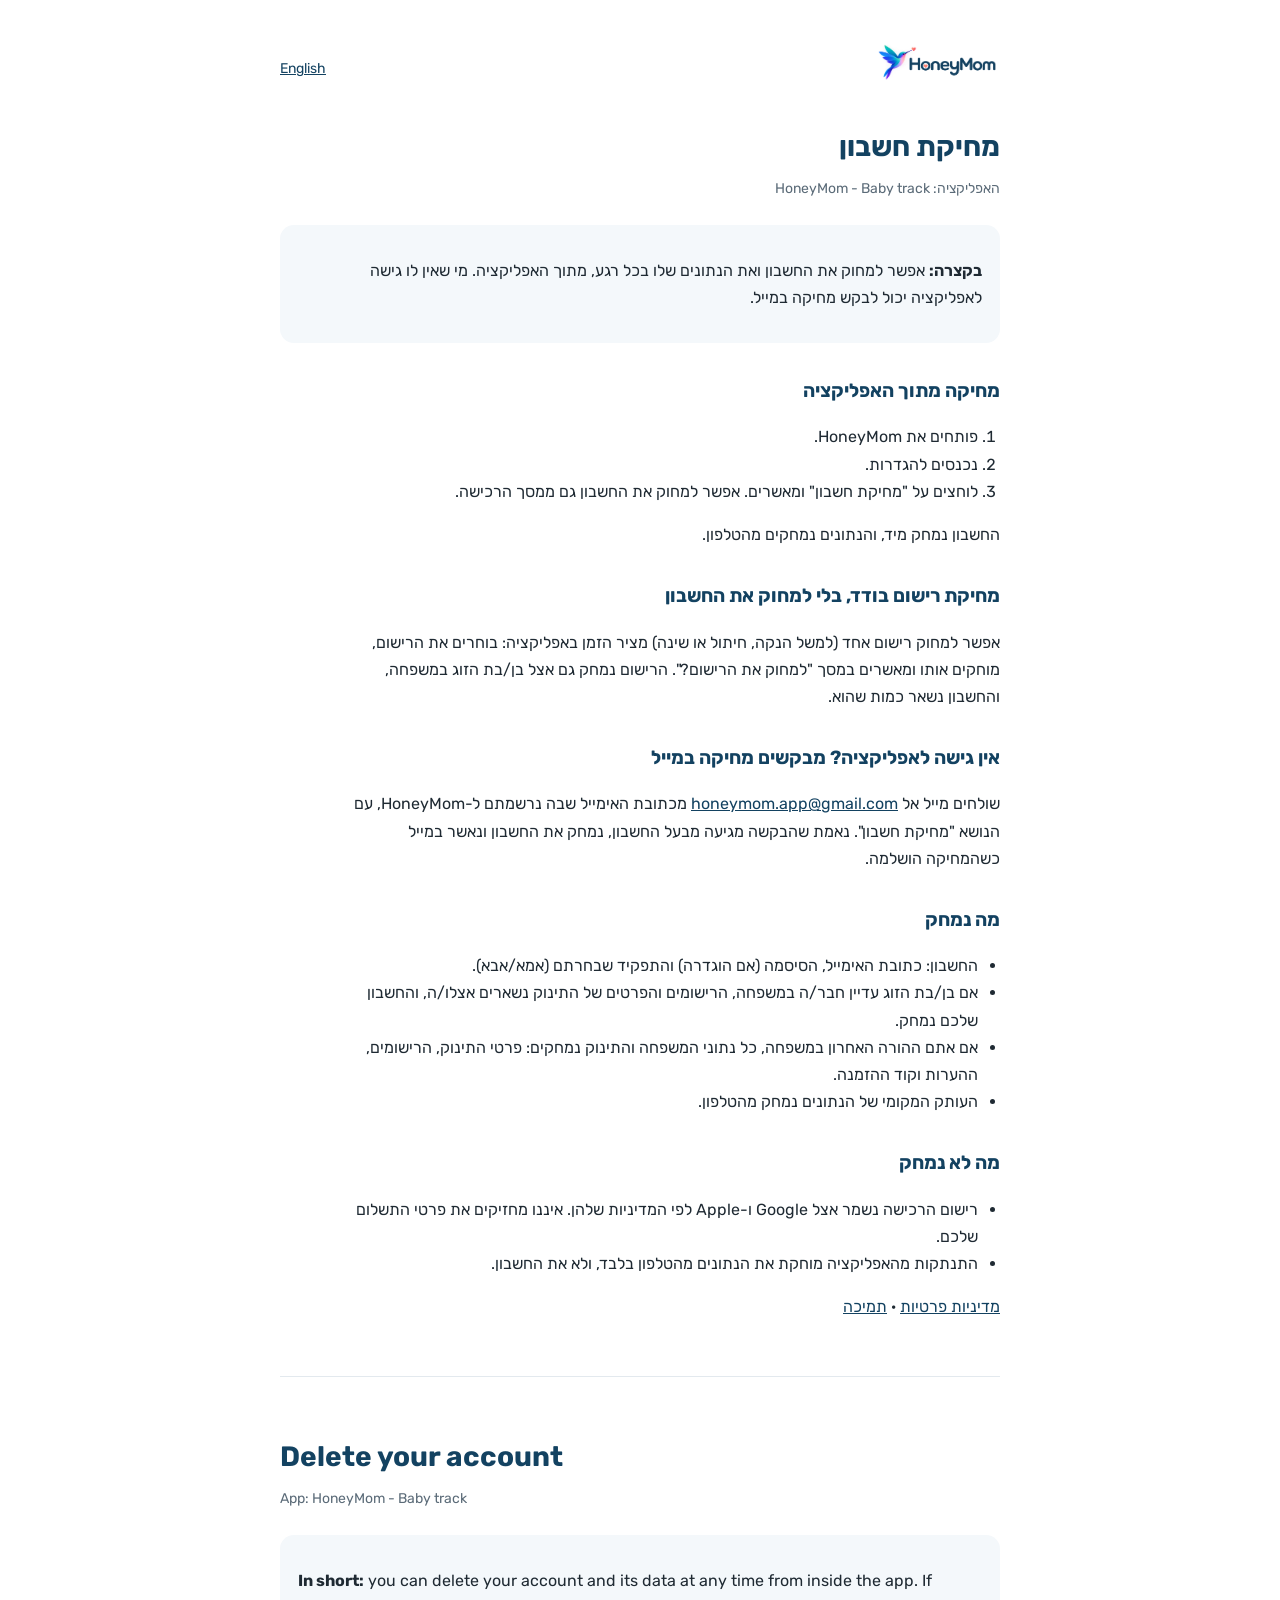
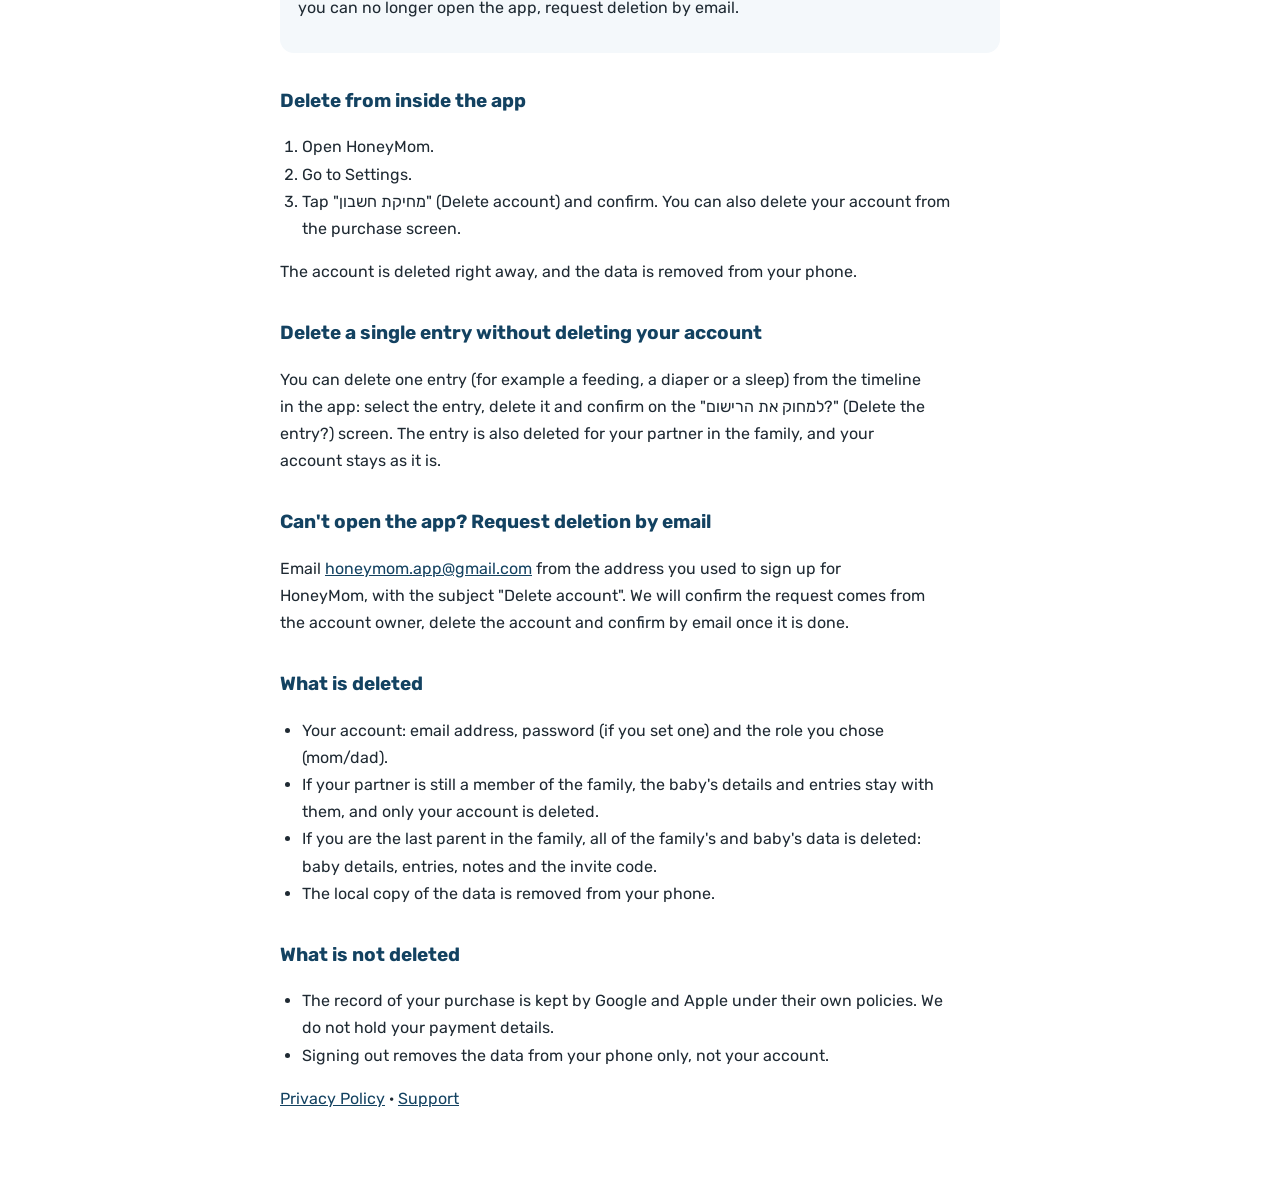
<file: delete-account/index.html>
<!doctype html>
<html lang="he" dir="rtl">
<head>
<meta charset="utf-8">
<meta name="viewport" content="width=device-width, initial-scale=1">
<title>HoneyMom — מחיקת חשבון</title>
<link rel="preconnect" href="https://fonts.googleapis.com">
<link rel="icon" type="image/png" sizes="32x32" href="../favicon-32.png">
<link rel="icon" type="image/png" sizes="192x192" href="../favicon-192.png">
<link rel="apple-touch-icon" href="../apple-touch-icon.png">
<link rel="stylesheet" href="https://fonts.googleapis.com/css2?family=Rubik:wght@400;500;600&display=swap">
<style>
  :root { --navy:#134261; --coral:#FD786C; --ink:#1f2a33; --muted:#5b6b78; --line:#e3e9ee; --bg:#ffffff; --tint:#f4f8fb; }
  * { box-sizing: border-box; }
  body { margin:0; background:var(--bg); color:var(--ink); font:16px/1.7 "Rubik", "Arial Hebrew", system-ui, sans-serif; padding:40px 20px 64px; }
  main { max-width:720px; margin:0 auto; }
  header { display:flex; flex-wrap:wrap; align-items:center; justify-content:space-between; gap:12px; margin-bottom:28px; }
  .brand { font-weight:600; font-size:22px; color:var(--navy); }
  .brand span { color:var(--coral); }
  nav a { color:var(--navy); font-size:14px; }
  h1 { font-size:28px; color:var(--navy); margin:0 0 6px; text-wrap:balance; }
  h2 { font-size:19px; color:var(--navy); margin:32px 0 8px; }
  p, li { max-width:65ch; }
  ul, ol { padding-inline-start:1.4em; }
  .meta { color:var(--muted); font-size:14px; margin:0 0 24px; }
  .summary { background:var(--tint); border-radius:14px; padding:16px 18px; }
  hr { border:0; border-top:1px solid var(--line); margin:56px 0; }
  [lang="en"] { direction:ltr; text-align:left; }
  a { color:var(--navy); }
</style>
</head>
<body>
<main>
<header>
  <div class="brand"><img src="../logo.png" alt="HoneyMom" style="height:44px;width:auto"></div>
  <nav><a href="#en">English</a></nav>
</header>

<section lang="he">
<h1>מחיקת חשבון</h1>
<p class="meta">האפליקציה: HoneyMom - Baby track</p>

<div class="summary">
  <p><strong>בקצרה:</strong> אפשר למחוק את החשבון ואת הנתונים שלו בכל רגע, מתוך האפליקציה. מי שאין לו גישה לאפליקציה יכול לבקש מחיקה במייל.</p>
</div>

<h2>מחיקה מתוך האפליקציה</h2>
<ol>
  <li>פותחים את HoneyMom.</li>
  <li>נכנסים להגדרות.</li>
  <li>לוחצים על "מחיקת חשבון" ומאשרים. אפשר למחוק את החשבון גם ממסך הרכישה.</li>
</ol>
<p>החשבון נמחק מיד, והנתונים נמחקים מהטלפון.</p>

<h2>מחיקת רישום בודד, בלי למחוק את החשבון</h2>
<p>אפשר למחוק רישום אחד (למשל הנקה, חיתול או שינה) מציר הזמן באפליקציה: בוחרים את הרישום, מוחקים אותו ומאשרים במסך "למחוק את הרישום?". הרישום נמחק גם אצל בן/בת הזוג במשפחה, והחשבון נשאר כמות שהוא.</p>

<h2>אין גישה לאפליקציה? מבקשים מחיקה במייל</h2>
<p>שולחים מייל אל <a href="mailto:honeymom.app@gmail.com">honeymom.app@gmail.com</a> מכתובת האימייל שבה נרשמתם ל-HoneyMom, עם הנושא "מחיקת חשבון". נאמת שהבקשה מגיעה מבעל החשבון, נמחק את החשבון ונאשר במייל כשהמחיקה הושלמה.</p>

<h2>מה נמחק</h2>
<ul>
  <li>החשבון: כתובת האימייל, הסיסמה (אם הוגדרה) והתפקיד שבחרתם (אמא/אבא).</li>
  <li>אם בן/בת הזוג עדיין חבר/ה במשפחה, הרישומים והפרטים של התינוק נשארים אצלו/ה, והחשבון שלכם נמחק.</li>
  <li>אם אתם ההורה האחרון במשפחה, כל נתוני המשפחה והתינוק נמחקים: פרטי התינוק, הרישומים, ההערות וקוד ההזמנה.</li>
  <li>העותק המקומי של הנתונים נמחק מהטלפון.</li>
</ul>

<h2>מה לא נמחק</h2>
<ul>
  <li>רישום הרכישה נשמר אצל Google ו-Apple לפי המדיניות שלהן. איננו מחזיקים את פרטי התשלום שלכם.</li>
  <li>התנתקות מהאפליקציה מוחקת את הנתונים מהטלפון בלבד, ולא את החשבון.</li>
</ul>

<p><a href="../privacy/">מדיניות פרטיות</a> · <a href="../support/">תמיכה</a></p>
</section>

<hr>

<section lang="en" id="en">
<h1>Delete your account</h1>
<p class="meta">App: HoneyMom - Baby track</p>

<div class="summary">
  <p><strong>In short:</strong> you can delete your account and its data at any time from inside the app. If you can no longer open the app, request deletion by email.</p>
</div>

<h2>Delete from inside the app</h2>
<ol>
  <li>Open HoneyMom.</li>
  <li>Go to Settings.</li>
  <li>Tap "מחיקת חשבון" (Delete account) and confirm. You can also delete your account from the purchase screen.</li>
</ol>
<p>The account is deleted right away, and the data is removed from your phone.</p>

<h2>Delete a single entry without deleting your account</h2>
<p>You can delete one entry (for example a feeding, a diaper or a sleep) from the timeline in the app: select the entry, delete it and confirm on the "למחוק את הרישום?" (Delete the entry?) screen. The entry is also deleted for your partner in the family, and your account stays as it is.</p>

<h2>Can't open the app? Request deletion by email</h2>
<p>Email <a href="mailto:honeymom.app@gmail.com">honeymom.app@gmail.com</a> from the address you used to sign up for HoneyMom, with the subject "Delete account". We will confirm the request comes from the account owner, delete the account and confirm by email once it is done.</p>

<h2>What is deleted</h2>
<ul>
  <li>Your account: email address, password (if you set one) and the role you chose (mom/dad).</li>
  <li>If your partner is still a member of the family, the baby's details and entries stay with them, and only your account is deleted.</li>
  <li>If you are the last parent in the family, all of the family's and baby's data is deleted: baby details, entries, notes and the invite code.</li>
  <li>The local copy of the data is removed from your phone.</li>
</ul>

<h2>What is not deleted</h2>
<ul>
  <li>The record of your purchase is kept by Google and Apple under their own policies. We do not hold your payment details.</li>
  <li>Signing out removes the data from your phone only, not your account.</li>
</ul>

<p><a href="../privacy/#en">Privacy Policy</a> · <a href="../support/#en">Support</a></p>
</section>
</main>
</body>
</html>
</file>
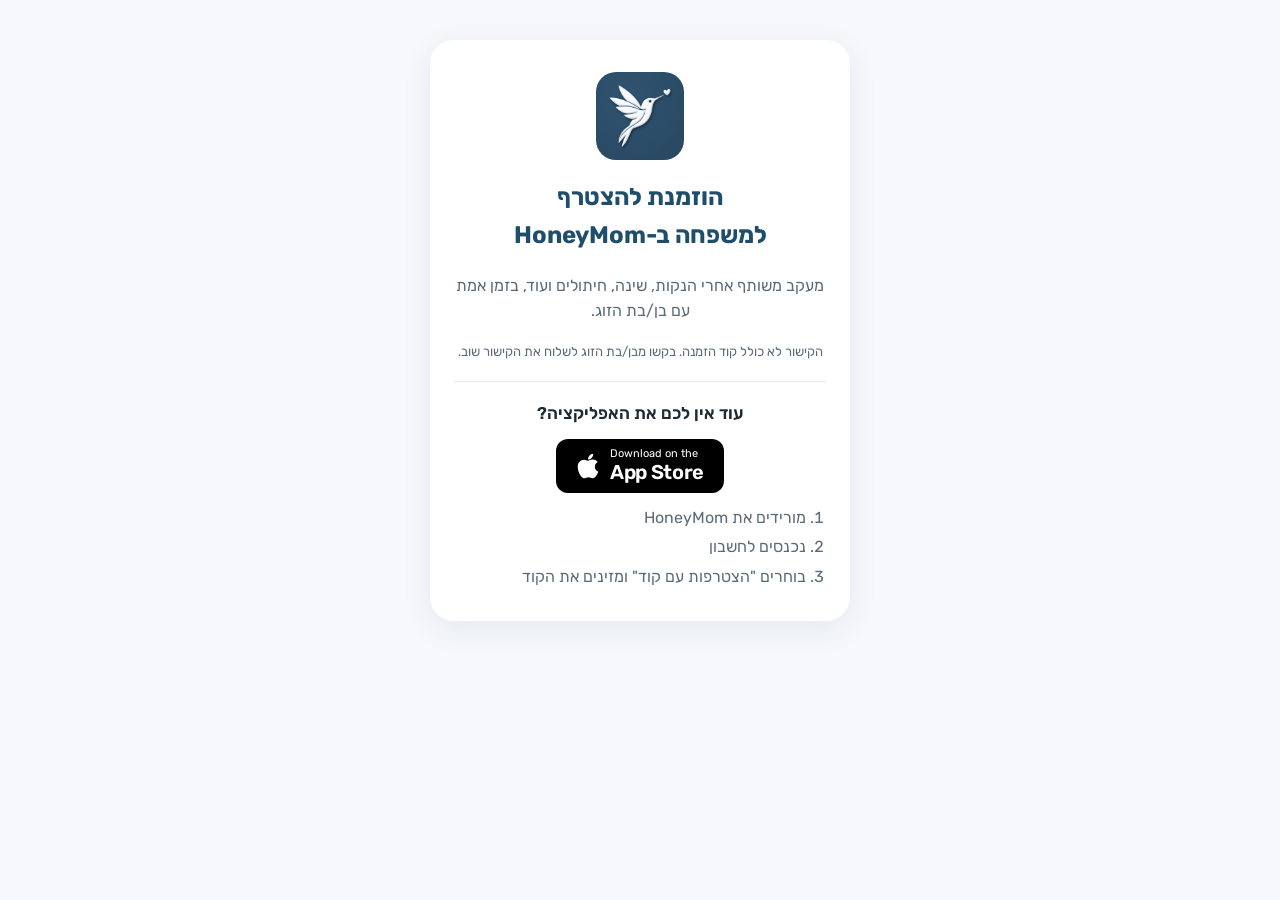
<file: join/index.html>
<!doctype html>
<html lang="he" dir="rtl">
<head>
<meta charset="utf-8">
<meta name="viewport" content="width=device-width, initial-scale=1">
<title>הצטרפות למשפחה ב-HoneyMom</title>
<meta name="robots" content="noindex">
<meta property="og:title" content="הצטרפות למשפחה ב-HoneyMom">
<meta property="og:description" content="מעקב משותף אחרי התינוק/ת, לשני ההורים">
<meta property="og:image" content="https://noya-ops.github.io/honeymom-site/join/og.png">
<meta property="og:image:width" content="1200">
<meta property="og:image:height" content="630">
<meta property="og:type" content="website">
<meta name="twitter:card" content="summary_large_image">
<link rel="icon" type="image/png" sizes="32x32" href="../favicon-32.png">
<link rel="apple-touch-icon" href="../apple-touch-icon.png">
<link rel="preconnect" href="https://fonts.googleapis.com">
<link rel="stylesheet" href="https://fonts.googleapis.com/css2?family=Rubik:wght@400;500;600&display=swap">
<style>
  :root { --navy:#1F4E6B; --coral:#FF7A6B; --ink:#1f2a33; --muted:#5b6b78; --line:#e3e9ee; --bg:#f6f8fb; --card:#ffffff; }
  * { box-sizing:border-box; }
  body { margin:0; background:var(--bg); color:var(--ink); font:16px/1.6 "Rubik","Arial Hebrew",system-ui,sans-serif; padding:40px 20px; }
  main { max-width:420px; margin:0 auto; background:var(--card); border-radius:24px; padding:32px 24px; text-align:center; display:grid; gap:18px; box-shadow:0 8px 30px rgba(31,78,107,.08); }
  .icon { width:88px; height:88px; border-radius:20px; justify-self:center; }
  h1 { margin:0; font-size:24px; color:var(--navy); text-wrap:balance; }
  p { margin:0; color:var(--muted); }
  .btn { display:block; background:var(--navy); color:#fff; text-decoration:none; font-weight:600; font-size:17px; padding:14px; border-radius:999px; }
  .code-box { border:1px dashed var(--line); border-radius:16px; padding:14px; display:grid; gap:8px; }
  .code { font-size:32px; font-weight:600; letter-spacing:6px; color:var(--navy); direction:ltr; font-variant-numeric:tabular-nums; }
  .copy { background:none; border:1px solid var(--navy); color:var(--navy); font:inherit; font-weight:500; padding:8px 16px; border-radius:999px; cursor:pointer; justify-self:center; }
  .copy:focus-visible, .btn:focus-visible { outline:3px solid var(--coral); outline-offset:2px; }
  small { color:var(--muted); font-size:13px; }
  .store { display:grid; gap:12px; padding-top:18px; border-top:1px solid var(--line); }
  .store h2 { margin:0; font-size:17px; font-weight:600; color:var(--ink); }
  .appstore { display:inline-flex; align-items:center; gap:10px; justify-self:center; background:#000; color:#fff; text-decoration:none; padding:9px 20px; border-radius:12px; direction:ltr; }
  .appstore svg { width:24px; height:28px; flex:none; }
  .appstore span { display:grid; text-align:left; line-height:1.15; }
  .appstore .top { font-size:11px; }
  .appstore .name { font-size:20px; font-weight:600; letter-spacing:-.3px; }
  .appstore:focus-visible { outline:3px solid var(--coral); outline-offset:2px; }
  .steps { margin:0; padding:0 20px 0 0; text-align:right; color:var(--muted); display:grid; gap:4px; }
  [hidden] { display:none !important; }
</style>
</head>
<body>
<main>
  <img class="icon" src="icon.png" alt="HoneyMom">
  <h1>הוזמנת להצטרף למשפחה ב-HoneyMom</h1>
  <p>מעקב משותף אחרי הנקות, שינה, חיתולים ועוד, בזמן אמת עם בן/בת הזוג.</p>

  <a id="open" class="btn" href="#">פתיחה באפליקציה</a>

  <div class="code-box" id="code-box" hidden>
    <small>קוד ההזמנה שלכם</small>
    <div class="code" id="code"></div>
    <button class="copy" id="copy" type="button">העתקת הקוד</button>
  </div>

  <small id="no-code" hidden>הקישור לא כולל קוד הזמנה. בקשו מבן/בת הזוג לשלוח את הקישור שוב.</small>

  <section class="store" aria-labelledby="store-title">
    <h2 id="store-title">עוד אין לכם את האפליקציה?</h2>
    <a class="appstore" href="https://apps.apple.com/il/app/id6812402081" aria-label="הורדה מ-App Store">
      <svg viewBox="0 0 384 512" aria-hidden="true"><path fill="currentColor" d="M318.7 268.7c-.2-36.7 16.4-64.4 50-84.8-18.8-26.9-47.2-41.7-84.7-44.6-35.5-2.8-74.3 20.7-88.5 20.7-15 0-49.4-19.7-76.4-19.7C63.3 141.2 4 184.8 4 273.5q0 39.3 14.4 81.2c12.8 36.7 59 126.7 107.2 125.2 25.2-.6 43-17.9 75.8-17.9 31.8 0 48.3 17.9 76.4 17.9 48.6-.7 90.4-82.5 102.6-119.3-65.2-30.7-61.7-90-61.7-91.9zm-56.6-164.2c27.3-32.4 24.8-61.9 24-72.5-24.1 1.4-52 16.4-67.9 34.9-17.5 19.8-27.8 44.3-25.6 71.9 26.1 2 49.9-11.4 69.5-34.3z"/></svg>
      <span><span class="top">Download on the</span><span class="name">App Store</span></span>
    </a>
    <ol class="steps">
      <li>מורידים את HoneyMom</li>
      <li>נכנסים לחשבון</li>
      <li>בוחרים "הצטרפות עם קוד" ומזינים את הקוד</li>
    </ol>
  </section>
</main>
<script>
  // Invite links look like .../join/?code=ABC123. Opening the app uses its URL
  // scheme (handled by the app's family-setup screen); the code is shown too in
  // case the app isn't installed yet or the browser blocks the hand-off.
  var params = new URLSearchParams(location.search);
  var code = (params.get('code') || '').trim().toUpperCase().replace(/[^A-Z0-9]/g, '').slice(0, 12);
  var open = document.getElementById('open');
  if (code) {
    var appUrl = 'babytrackerapp://family-setup?code=' + encodeURIComponent(code);
    open.href = appUrl;
    document.getElementById('code').textContent = code;
    document.getElementById('code-box').hidden = false;
    document.getElementById('copy').addEventListener('click', function () {
      var btn = this;
      (navigator.clipboard ? navigator.clipboard.writeText(code) : Promise.reject()).then(
        function () { btn.textContent = 'הקוד הועתק ✓'; },
        function () { btn.textContent = 'סמנו את הקוד והעתיקו'; }
      );
    });
    // Try once automatically; the button stays for browsers that need a tap.
    setTimeout(function () { location.href = appUrl; }, 300);
  } else {
    open.hidden = true;
    document.getElementById('no-code').hidden = false;
  }
</script>
</body>
</html>
</file>
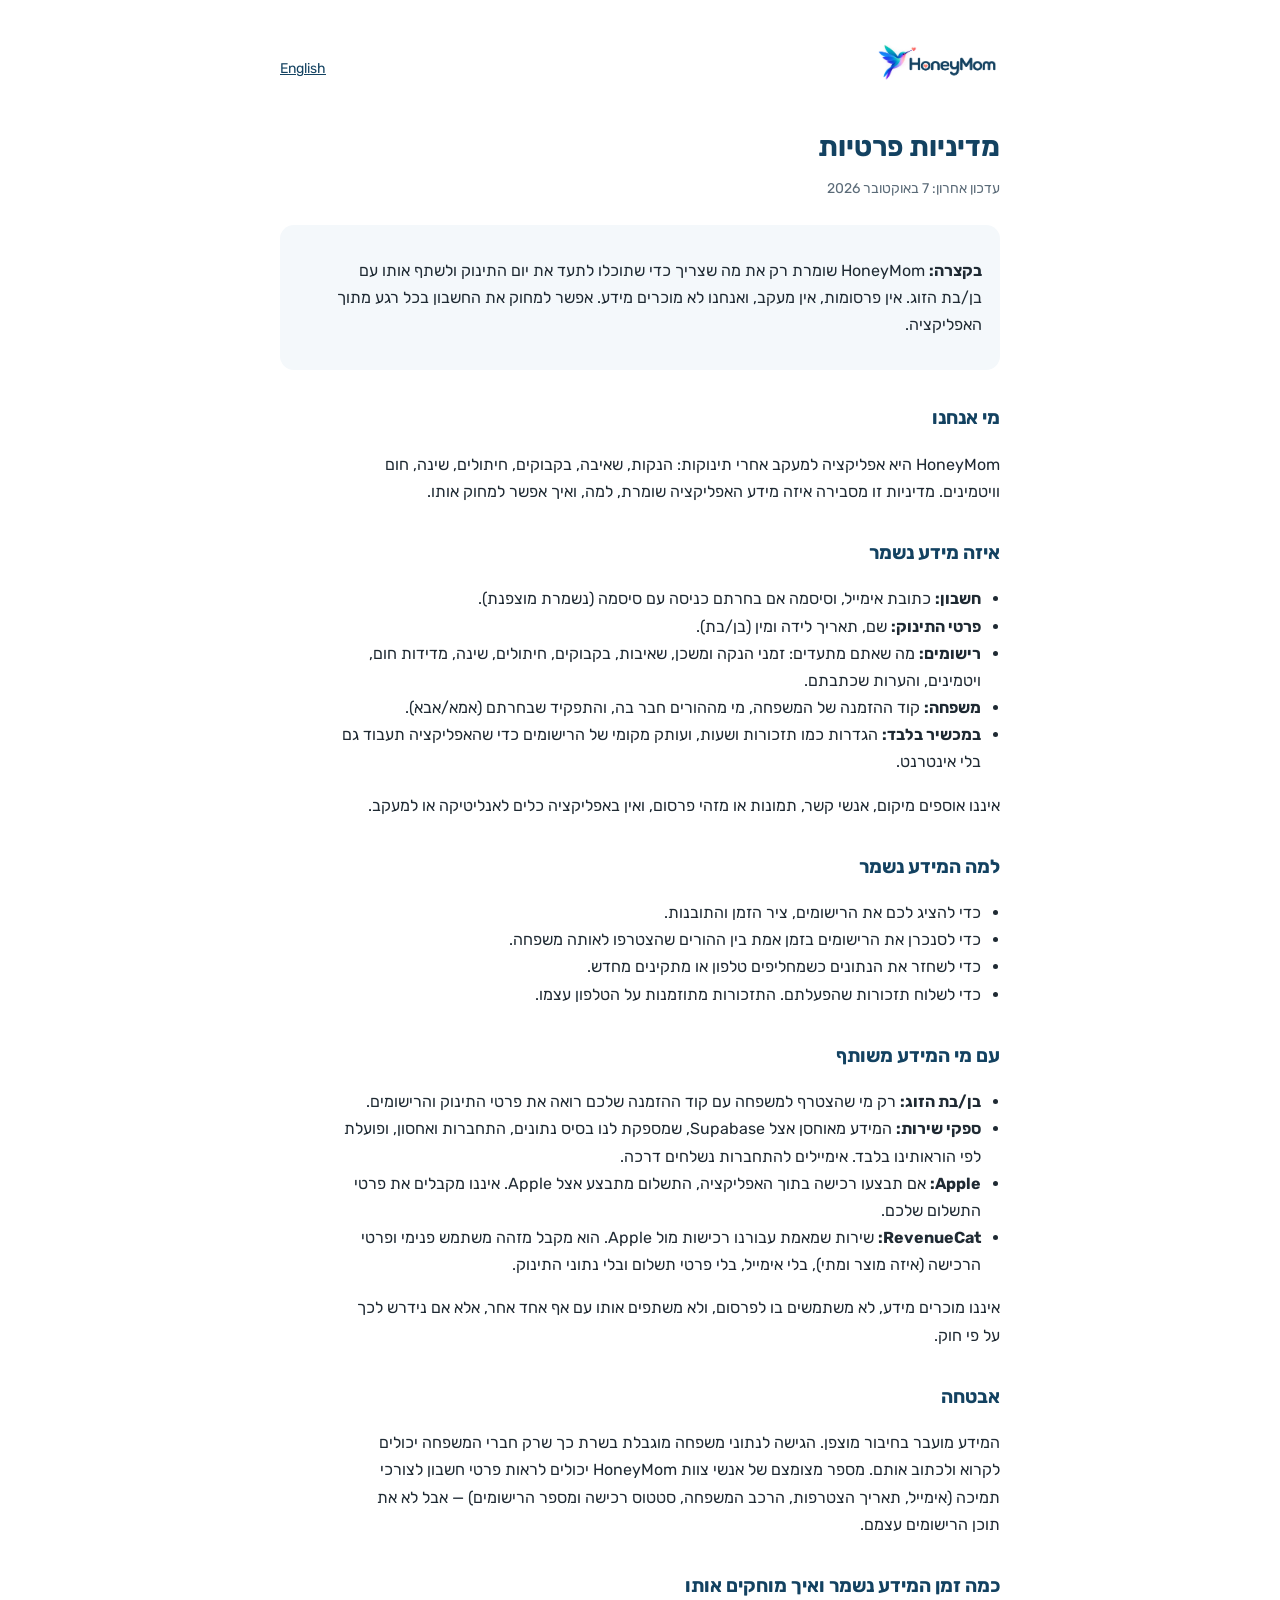
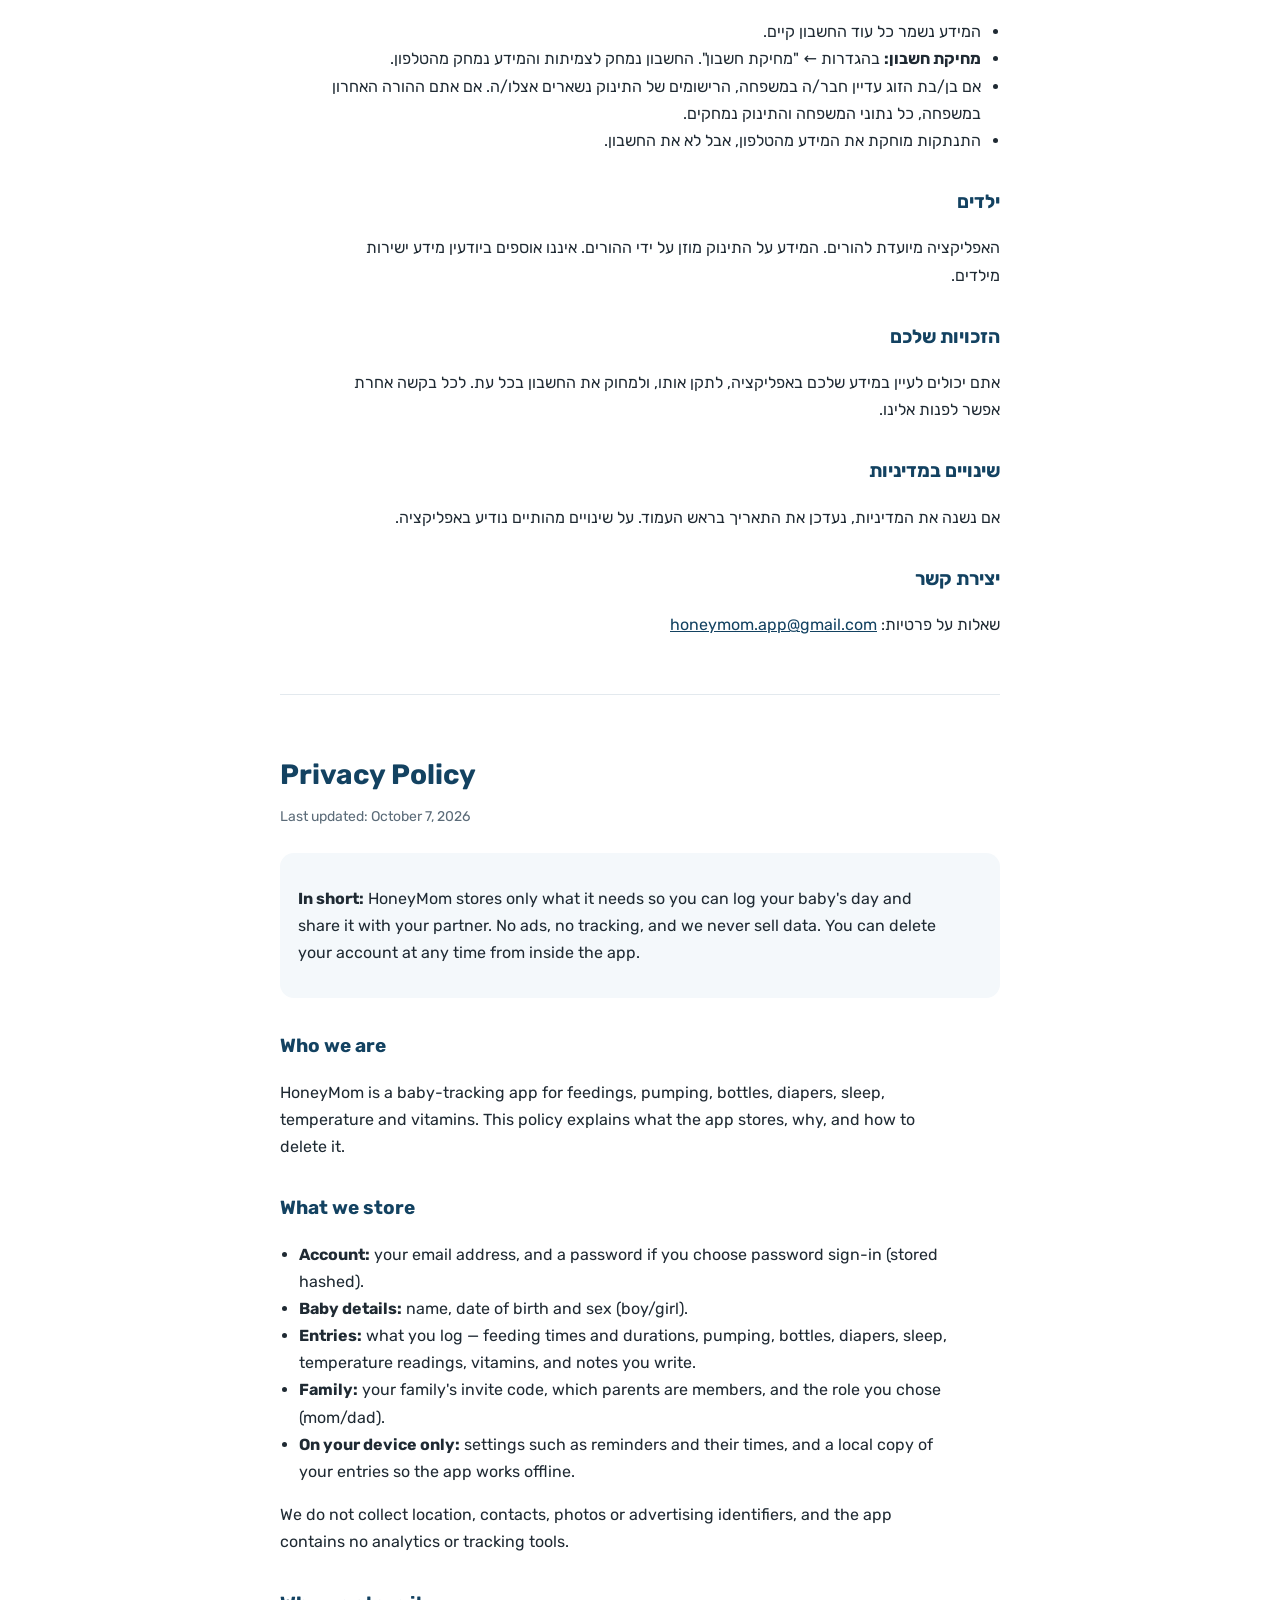
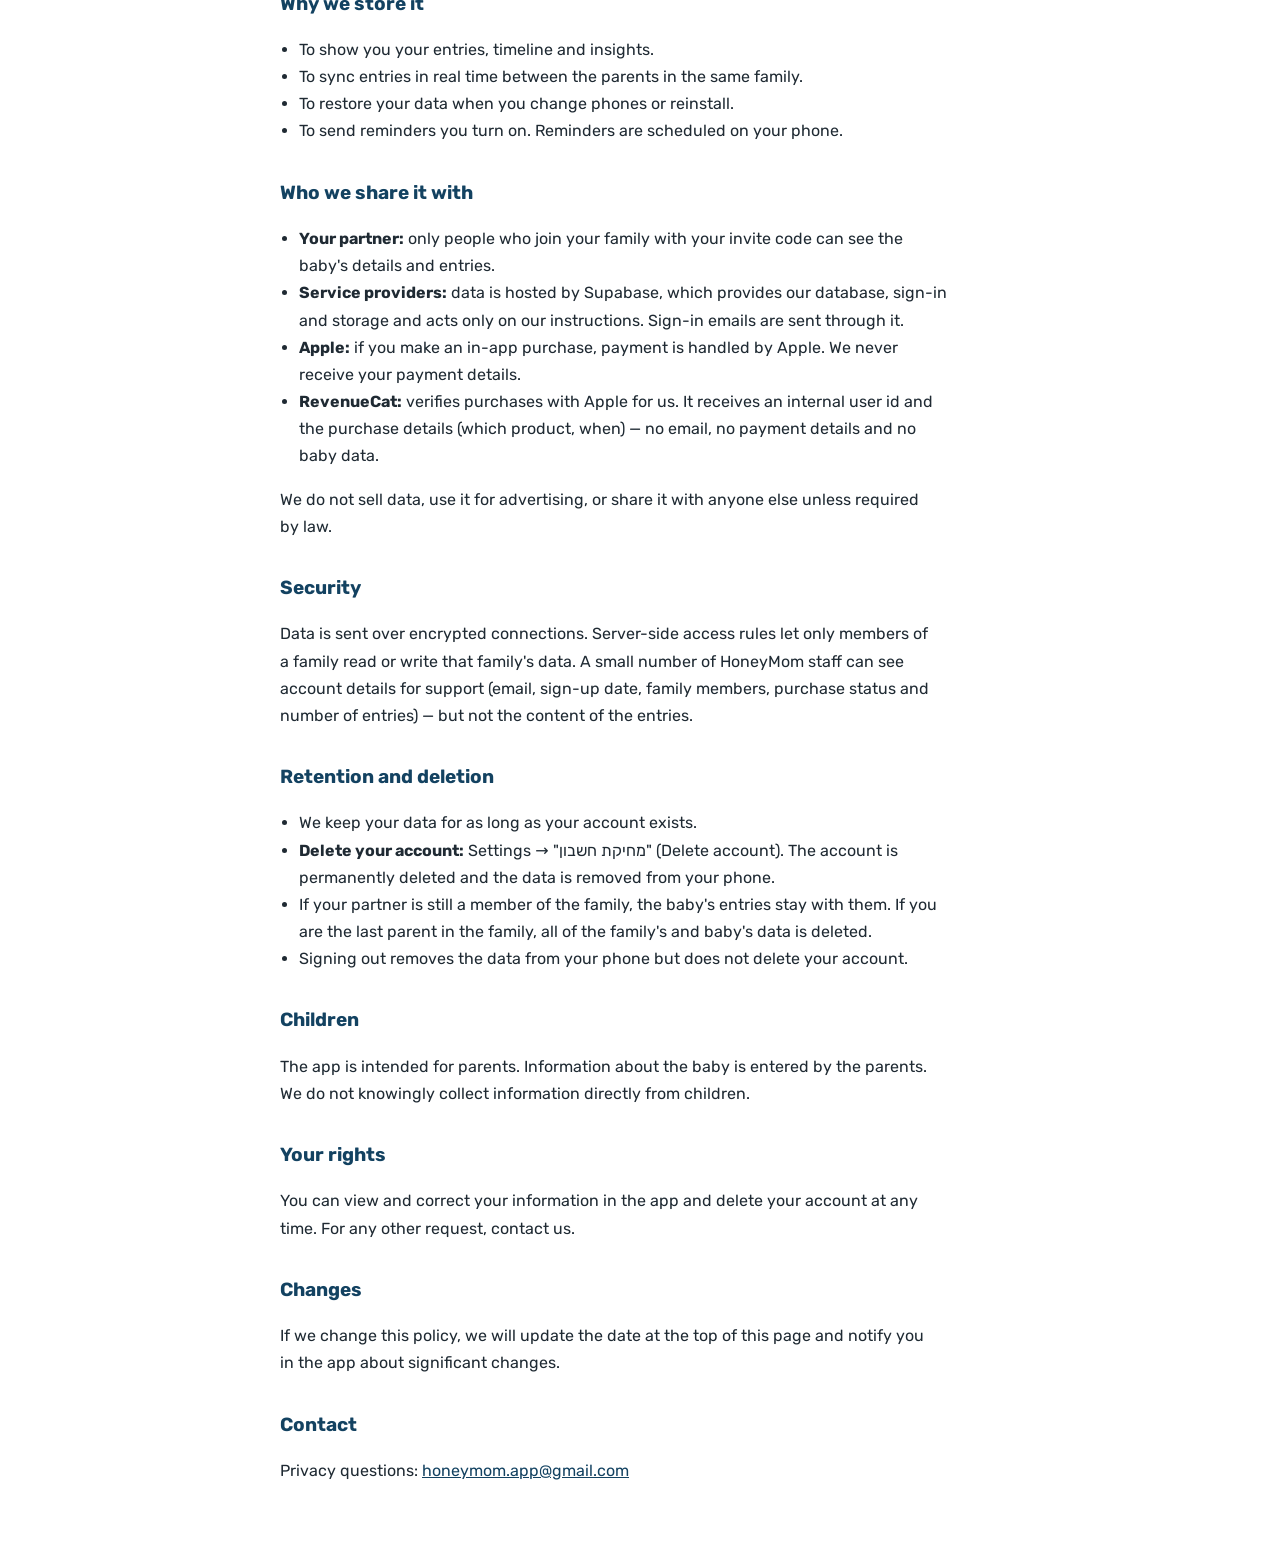
<file: privacy/index.html>
<!doctype html>
<html lang="he" dir="rtl">
<head>
<meta charset="utf-8">
<meta name="viewport" content="width=device-width, initial-scale=1">
<title>HoneyMom — מדיניות פרטיות</title>
<link rel="preconnect" href="https://fonts.googleapis.com">
<link rel="icon" type="image/png" sizes="32x32" href="../favicon-32.png">
<link rel="icon" type="image/png" sizes="192x192" href="../favicon-192.png">
<link rel="apple-touch-icon" href="../apple-touch-icon.png">
<link rel="stylesheet" href="https://fonts.googleapis.com/css2?family=Rubik:wght@400;500;600&display=swap">
<style>
  :root { --navy:#134261; --coral:#FD786C; --ink:#1f2a33; --muted:#5b6b78; --line:#e3e9ee; --bg:#ffffff; --tint:#f4f8fb; }
  * { box-sizing: border-box; }
  body { margin:0; background:var(--bg); color:var(--ink); font:16px/1.7 "Rubik", "Arial Hebrew", system-ui, sans-serif; padding:40px 20px 64px; }
  main { max-width:720px; margin:0 auto; }
  header { display:flex; flex-wrap:wrap; align-items:center; justify-content:space-between; gap:12px; margin-bottom:28px; }
  .brand { font-weight:600; font-size:22px; color:var(--navy); }
  .brand span { color:var(--coral); }
  nav a { color:var(--navy); font-size:14px; }
  h1 { font-size:28px; color:var(--navy); margin:0 0 6px; text-wrap:balance; }
  h2 { font-size:19px; color:var(--navy); margin:32px 0 8px; }
  p, li { max-width:65ch; }
  ul { padding-inline-start:1.2em; }
  .meta { color:var(--muted); font-size:14px; margin:0 0 24px; }
  .summary { background:var(--tint); border-radius:14px; padding:16px 18px; }
  hr { border:0; border-top:1px solid var(--line); margin:56px 0; }
  [lang="en"] { direction:ltr; text-align:left; }
  a { color:var(--navy); }
</style>
</head>
<body>
<main>
<header>
  <div class="brand"><img src="../logo.png" alt="HoneyMom" style="height:44px;width:auto"></div>
  <nav><a href="#en">English</a></nav>
</header>

<section lang="he">
<h1>מדיניות פרטיות</h1>
<p class="meta">עדכון אחרון: 7 באוקטובר 2026</p>

<div class="summary">
  <p><strong>בקצרה:</strong> HoneyMom שומרת רק את מה שצריך כדי שתוכלו לתעד את יום התינוק ולשתף אותו עם בן/בת הזוג. אין פרסומות, אין מעקב, ואנחנו לא מוכרים מידע. אפשר למחוק את החשבון בכל רגע מתוך האפליקציה.</p>
</div>

<h2>מי אנחנו</h2>
<p>HoneyMom היא אפליקציה למעקב אחרי תינוקות: הנקות, שאיבה, בקבוקים, חיתולים, שינה, חום וויטמינים. מדיניות זו מסבירה איזה מידע האפליקציה שומרת, למה, ואיך אפשר למחוק אותו.</p>

<h2>איזה מידע נשמר</h2>
<ul>
  <li><strong>חשבון:</strong> כתובת אימייל, וסיסמה אם בחרתם כניסה עם סיסמה (נשמרת מוצפנת).</li>
  <li><strong>פרטי התינוק:</strong> שם, תאריך לידה ומין (בן/בת).</li>
  <li><strong>רישומים:</strong> מה שאתם מתעדים: זמני הנקה ומשכן, שאיבות, בקבוקים, חיתולים, שינה, מדידות חום, ויטמינים, והערות שכתבתם.</li>
  <li><strong>משפחה:</strong> קוד ההזמנה של המשפחה, מי מההורים חבר בה, והתפקיד שבחרתם (אמא/אבא).</li>
  <li><strong>במכשיר בלבד:</strong> הגדרות כמו תזכורות ושעות, ועותק מקומי של הרישומים כדי שהאפליקציה תעבוד גם בלי אינטרנט.</li>
</ul>
<p>איננו אוספים מיקום, אנשי קשר, תמונות או מזהי פרסום, ואין באפליקציה כלים לאנליטיקה או למעקב.</p>

<h2>למה המידע נשמר</h2>
<ul>
  <li>כדי להציג לכם את הרישומים, ציר הזמן והתובנות.</li>
  <li>כדי לסנכרן את הרישומים בזמן אמת בין ההורים שהצטרפו לאותה משפחה.</li>
  <li>כדי לשחזר את הנתונים כשמחליפים טלפון או מתקינים מחדש.</li>
  <li>כדי לשלוח תזכורות שהפעלתם. התזכורות מתוזמנות על הטלפון עצמו.</li>
</ul>

<h2>עם מי המידע משותף</h2>
<ul>
  <li><strong>בן/בת הזוג:</strong> רק מי שהצטרף למשפחה עם קוד ההזמנה שלכם רואה את פרטי התינוק והרישומים.</li>
  <li><strong>ספקי שירות:</strong> המידע מאוחסן אצל Supabase, שמספקת לנו בסיס נתונים, התחברות ואחסון, ופועלת לפי הוראותינו בלבד. אימיילים להתחברות נשלחים דרכה.</li>
  <li><strong>Apple:</strong> אם תבצעו רכישה בתוך האפליקציה, התשלום מתבצע אצל Apple. איננו מקבלים את פרטי התשלום שלכם.</li>
  <li><strong>RevenueCat:</strong> שירות שמאמת עבורנו רכישות מול Apple. הוא מקבל מזהה משתמש פנימי ופרטי הרכישה (איזה מוצר ומתי), בלי אימייל, בלי פרטי תשלום ובלי נתוני התינוק.</li>
</ul>
<p>איננו מוכרים מידע, לא משתמשים בו לפרסום, ולא משתפים אותו עם אף אחד אחר, אלא אם נידרש לכך על פי חוק.</p>

<h2>אבטחה</h2>
<p>המידע מועבר בחיבור מוצפן. הגישה לנתוני משפחה מוגבלת בשרת כך שרק חברי המשפחה יכולים לקרוא ולכתוב אותם. מספר מצומצם של אנשי צוות HoneyMom יכולים לראות פרטי חשבון לצורכי תמיכה (אימייל, תאריך הצטרפות, הרכב המשפחה, סטטוס רכישה ומספר הרישומים) — אבל לא את תוכן הרישומים עצמם.</p>

<h2>כמה זמן המידע נשמר ואיך מוחקים אותו</h2>
<ul>
  <li>המידע נשמר כל עוד החשבון קיים.</li>
  <li><strong>מחיקת חשבון:</strong> בהגדרות ← "מחיקת חשבון". החשבון נמחק לצמיתות והמידע נמחק מהטלפון.</li>
  <li>אם בן/בת הזוג עדיין חבר/ה במשפחה, הרישומים של התינוק נשארים אצלו/ה. אם אתם ההורה האחרון במשפחה, כל נתוני המשפחה והתינוק נמחקים.</li>
  <li>התנתקות מוחקת את המידע מהטלפון, אבל לא את החשבון.</li>
</ul>

<h2>ילדים</h2>
<p>האפליקציה מיועדת להורים. המידע על התינוק מוזן על ידי ההורים. איננו אוספים ביודעין מידע ישירות מילדים.</p>

<h2>הזכויות שלכם</h2>
<p>אתם יכולים לעיין במידע שלכם באפליקציה, לתקן אותו, ולמחוק את החשבון בכל עת. לכל בקשה אחרת אפשר לפנות אלינו.</p>

<h2>שינויים במדיניות</h2>
<p>אם נשנה את המדיניות, נעדכן את התאריך בראש העמוד. על שינויים מהותיים נודיע באפליקציה.</p>

<h2>יצירת קשר</h2>
<p>שאלות על פרטיות: <a href="mailto:honeymom.app@gmail.com">honeymom.app@gmail.com</a></p>
</section>

<hr>

<section lang="en" id="en">
<h1>Privacy Policy</h1>
<p class="meta">Last updated: October 7, 2026</p>

<div class="summary">
  <p><strong>In short:</strong> HoneyMom stores only what it needs so you can log your baby's day and share it with your partner. No ads, no tracking, and we never sell data. You can delete your account at any time from inside the app.</p>
</div>

<h2>Who we are</h2>
<p>HoneyMom is a baby-tracking app for feedings, pumping, bottles, diapers, sleep, temperature and vitamins. This policy explains what the app stores, why, and how to delete it.</p>

<h2>What we store</h2>
<ul>
  <li><strong>Account:</strong> your email address, and a password if you choose password sign-in (stored hashed).</li>
  <li><strong>Baby details:</strong> name, date of birth and sex (boy/girl).</li>
  <li><strong>Entries:</strong> what you log — feeding times and durations, pumping, bottles, diapers, sleep, temperature readings, vitamins, and notes you write.</li>
  <li><strong>Family:</strong> your family's invite code, which parents are members, and the role you chose (mom/dad).</li>
  <li><strong>On your device only:</strong> settings such as reminders and their times, and a local copy of your entries so the app works offline.</li>
</ul>
<p>We do not collect location, contacts, photos or advertising identifiers, and the app contains no analytics or tracking tools.</p>

<h2>Why we store it</h2>
<ul>
  <li>To show you your entries, timeline and insights.</li>
  <li>To sync entries in real time between the parents in the same family.</li>
  <li>To restore your data when you change phones or reinstall.</li>
  <li>To send reminders you turn on. Reminders are scheduled on your phone.</li>
</ul>

<h2>Who we share it with</h2>
<ul>
  <li><strong>Your partner:</strong> only people who join your family with your invite code can see the baby's details and entries.</li>
  <li><strong>Service providers:</strong> data is hosted by Supabase, which provides our database, sign-in and storage and acts only on our instructions. Sign-in emails are sent through it.</li>
  <li><strong>Apple:</strong> if you make an in-app purchase, payment is handled by Apple. We never receive your payment details.</li>
  <li><strong>RevenueCat:</strong> verifies purchases with Apple for us. It receives an internal user id and the purchase details (which product, when) — no email, no payment details and no baby data.</li>
</ul>
<p>We do not sell data, use it for advertising, or share it with anyone else unless required by law.</p>

<h2>Security</h2>
<p>Data is sent over encrypted connections. Server-side access rules let only members of a family read or write that family's data. A small number of HoneyMom staff can see account details for support (email, sign-up date, family members, purchase status and number of entries) — but not the content of the entries.</p>

<h2>Retention and deletion</h2>
<ul>
  <li>We keep your data for as long as your account exists.</li>
  <li><strong>Delete your account:</strong> Settings → "מחיקת חשבון" (Delete account). The account is permanently deleted and the data is removed from your phone.</li>
  <li>If your partner is still a member of the family, the baby's entries stay with them. If you are the last parent in the family, all of the family's and baby's data is deleted.</li>
  <li>Signing out removes the data from your phone but does not delete your account.</li>
</ul>

<h2>Children</h2>
<p>The app is intended for parents. Information about the baby is entered by the parents. We do not knowingly collect information directly from children.</p>

<h2>Your rights</h2>
<p>You can view and correct your information in the app and delete your account at any time. For any other request, contact us.</p>

<h2>Changes</h2>
<p>If we change this policy, we will update the date at the top of this page and notify you in the app about significant changes.</p>

<h2>Contact</h2>
<p>Privacy questions: <a href="mailto:honeymom.app@gmail.com">honeymom.app@gmail.com</a></p>
</section>
</main>
</body>
</html>
</file>
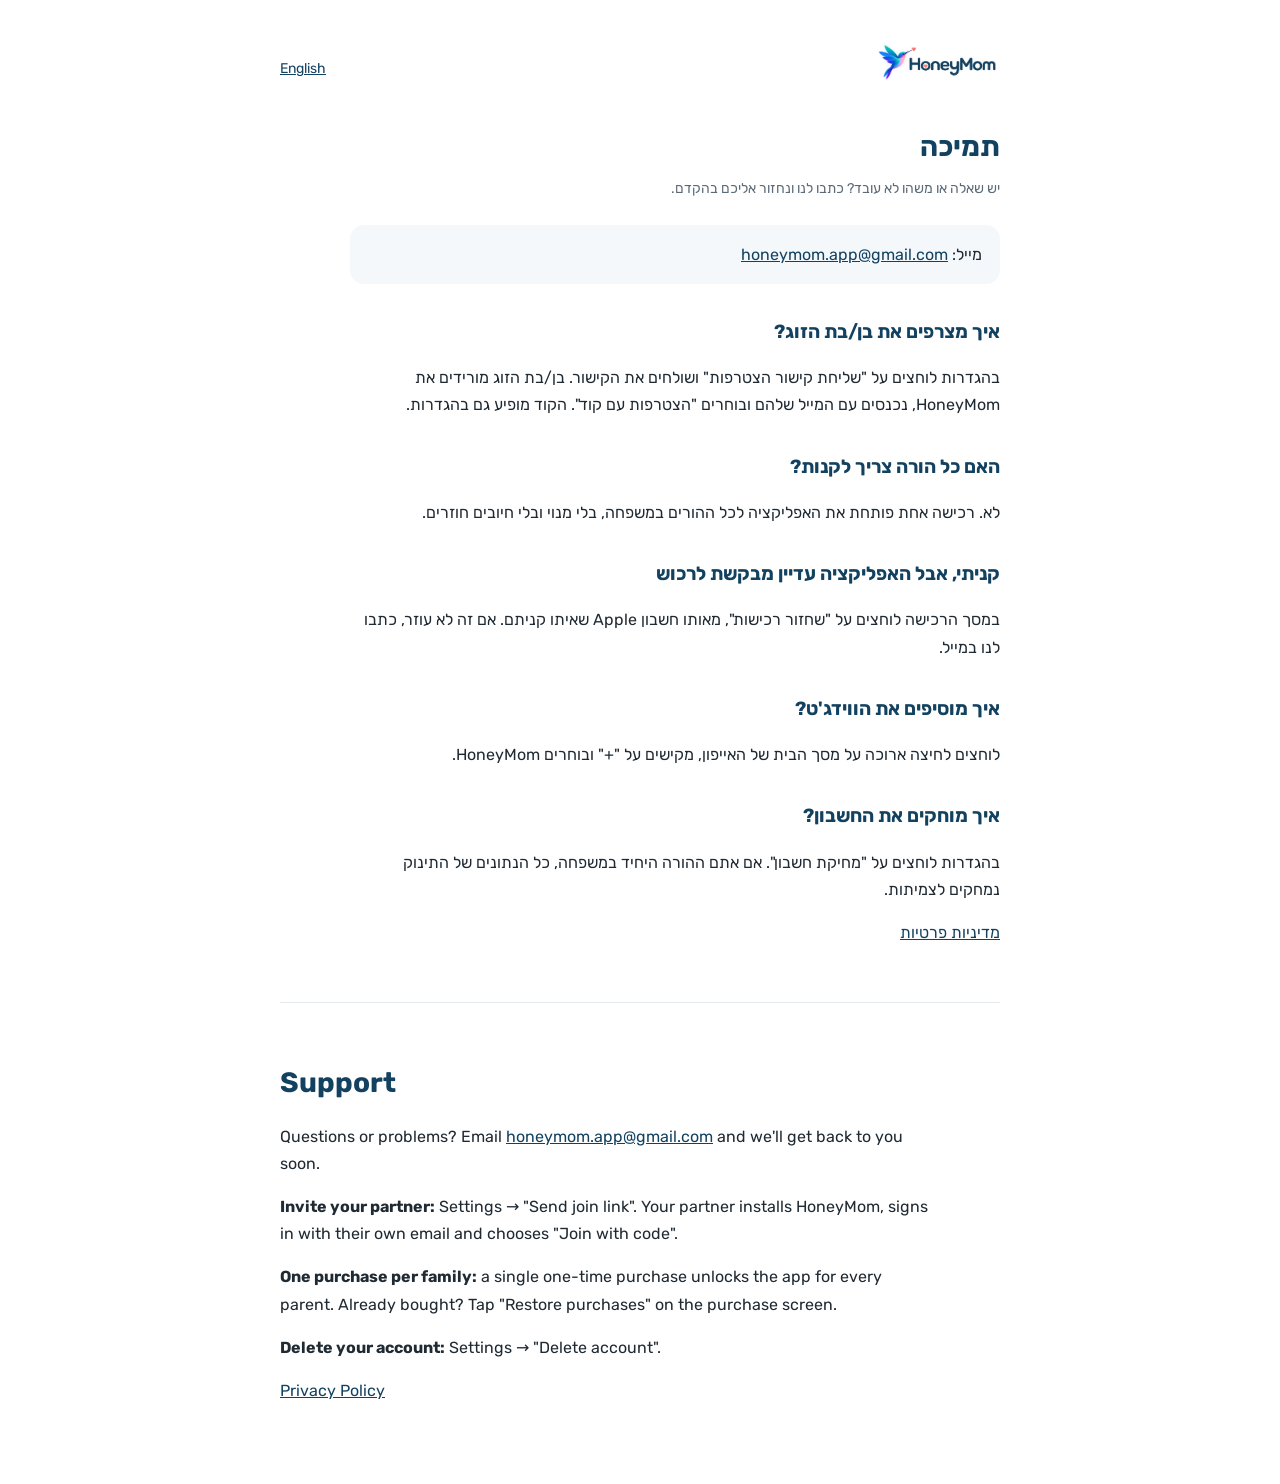
<file: support/index.html>
<!doctype html>
<html lang="he" dir="rtl">
<head>
<meta charset="utf-8">
<meta name="viewport" content="width=device-width, initial-scale=1">
<title>HoneyMom — תמיכה</title>
<link rel="preconnect" href="https://fonts.googleapis.com">
<link rel="icon" type="image/png" sizes="32x32" href="../favicon-32.png">
<link rel="icon" type="image/png" sizes="192x192" href="../favicon-192.png">
<link rel="apple-touch-icon" href="../apple-touch-icon.png">
<link rel="stylesheet" href="https://fonts.googleapis.com/css2?family=Rubik:wght@400;500;600&display=swap">
<style>
  :root { --navy:#134261; --coral:#FD786C; --ink:#1f2a33; --muted:#5b6b78; --line:#e3e9ee; --bg:#ffffff; --tint:#f4f8fb; }
  * { box-sizing: border-box; }
  body { margin:0; background:var(--bg); color:var(--ink); font:16px/1.7 "Rubik", "Arial Hebrew", system-ui, sans-serif; padding:40px 20px 64px; }
  main { max-width:720px; margin:0 auto; }
  header { display:flex; flex-wrap:wrap; align-items:center; justify-content:space-between; gap:12px; margin-bottom:28px; }
  .brand { font-weight:600; font-size:22px; color:var(--navy); }
  .brand span { color:var(--coral); }
  nav a { color:var(--navy); font-size:14px; }
  h1 { font-size:28px; color:var(--navy); margin:0 0 6px; text-wrap:balance; }
  h2 { font-size:19px; color:var(--navy); margin:32px 0 8px; }
  p, li { max-width:65ch; }
  ul { padding-inline-start:1.2em; }
  .meta { color:var(--muted); font-size:14px; margin:0 0 24px; }
  .summary { background:var(--tint); border-radius:14px; padding:16px 18px; }
  hr { border:0; border-top:1px solid var(--line); margin:56px 0; }
  [lang="en"] { direction:ltr; text-align:left; }
  a { color:var(--navy); }
</style>
</head>
<body>
<main>
<header>
  <div class="brand"><img src="../logo.png" alt="HoneyMom" style="height:44px;width:auto"></div>
  <nav><a href="#en">English</a></nav>
</header>

<section lang="he">
<h1>תמיכה</h1>
<p class="meta">יש שאלה או משהו לא עובד? כתבו לנו ונחזור אליכם בהקדם.</p>
<p class="summary">מייל: <a href="mailto:honeymom.app@gmail.com">honeymom.app@gmail.com</a></p>

<h2>איך מצרפים את בן/בת הזוג?</h2>
<p>בהגדרות לוחצים על "שליחת קישור הצטרפות" ושולחים את הקישור. בן/בת הזוג מורידים את HoneyMom, נכנסים עם המייל שלהם ובוחרים "הצטרפות עם קוד". הקוד מופיע גם בהגדרות.</p>

<h2>האם כל הורה צריך לקנות?</h2>
<p>לא. רכישה אחת פותחת את האפליקציה לכל ההורים במשפחה, בלי מנוי ובלי חיובים חוזרים.</p>

<h2>קניתי, אבל האפליקציה עדיין מבקשת לרכוש</h2>
<p>במסך הרכישה לוחצים על "שחזור רכישות", מאותו חשבון Apple שאיתו קניתם. אם זה לא עוזר, כתבו לנו במייל.</p>

<h2>איך מוסיפים את הווידג'ט?</h2>
<p>לוחצים לחיצה ארוכה על מסך הבית של האייפון, מקישים על "+" ובוחרים HoneyMom.</p>

<h2>איך מוחקים את החשבון?</h2>
<p>בהגדרות לוחצים על "מחיקת חשבון". אם אתם ההורה היחיד במשפחה, כל הנתונים של התינוק נמחקים לצמיתות.</p>

<p><a href="../privacy/">מדיניות פרטיות</a></p>
</section>

<hr>

<section lang="en" id="en">
<h1>Support</h1>
<p>Questions or problems? Email <a href="mailto:honeymom.app@gmail.com">honeymom.app@gmail.com</a> and we'll get back to you soon.</p>
<p><strong>Invite your partner:</strong> Settings → "Send join link". Your partner installs HoneyMom, signs in with their own email and chooses "Join with code".</p>
<p><strong>One purchase per family:</strong> a single one-time purchase unlocks the app for every parent. Already bought? Tap "Restore purchases" on the purchase screen.</p>
<p><strong>Delete your account:</strong> Settings → "Delete account".</p>
<p><a href="../privacy/#en">Privacy Policy</a></p>
</section>
</main>
</body>
</html>
</file>
